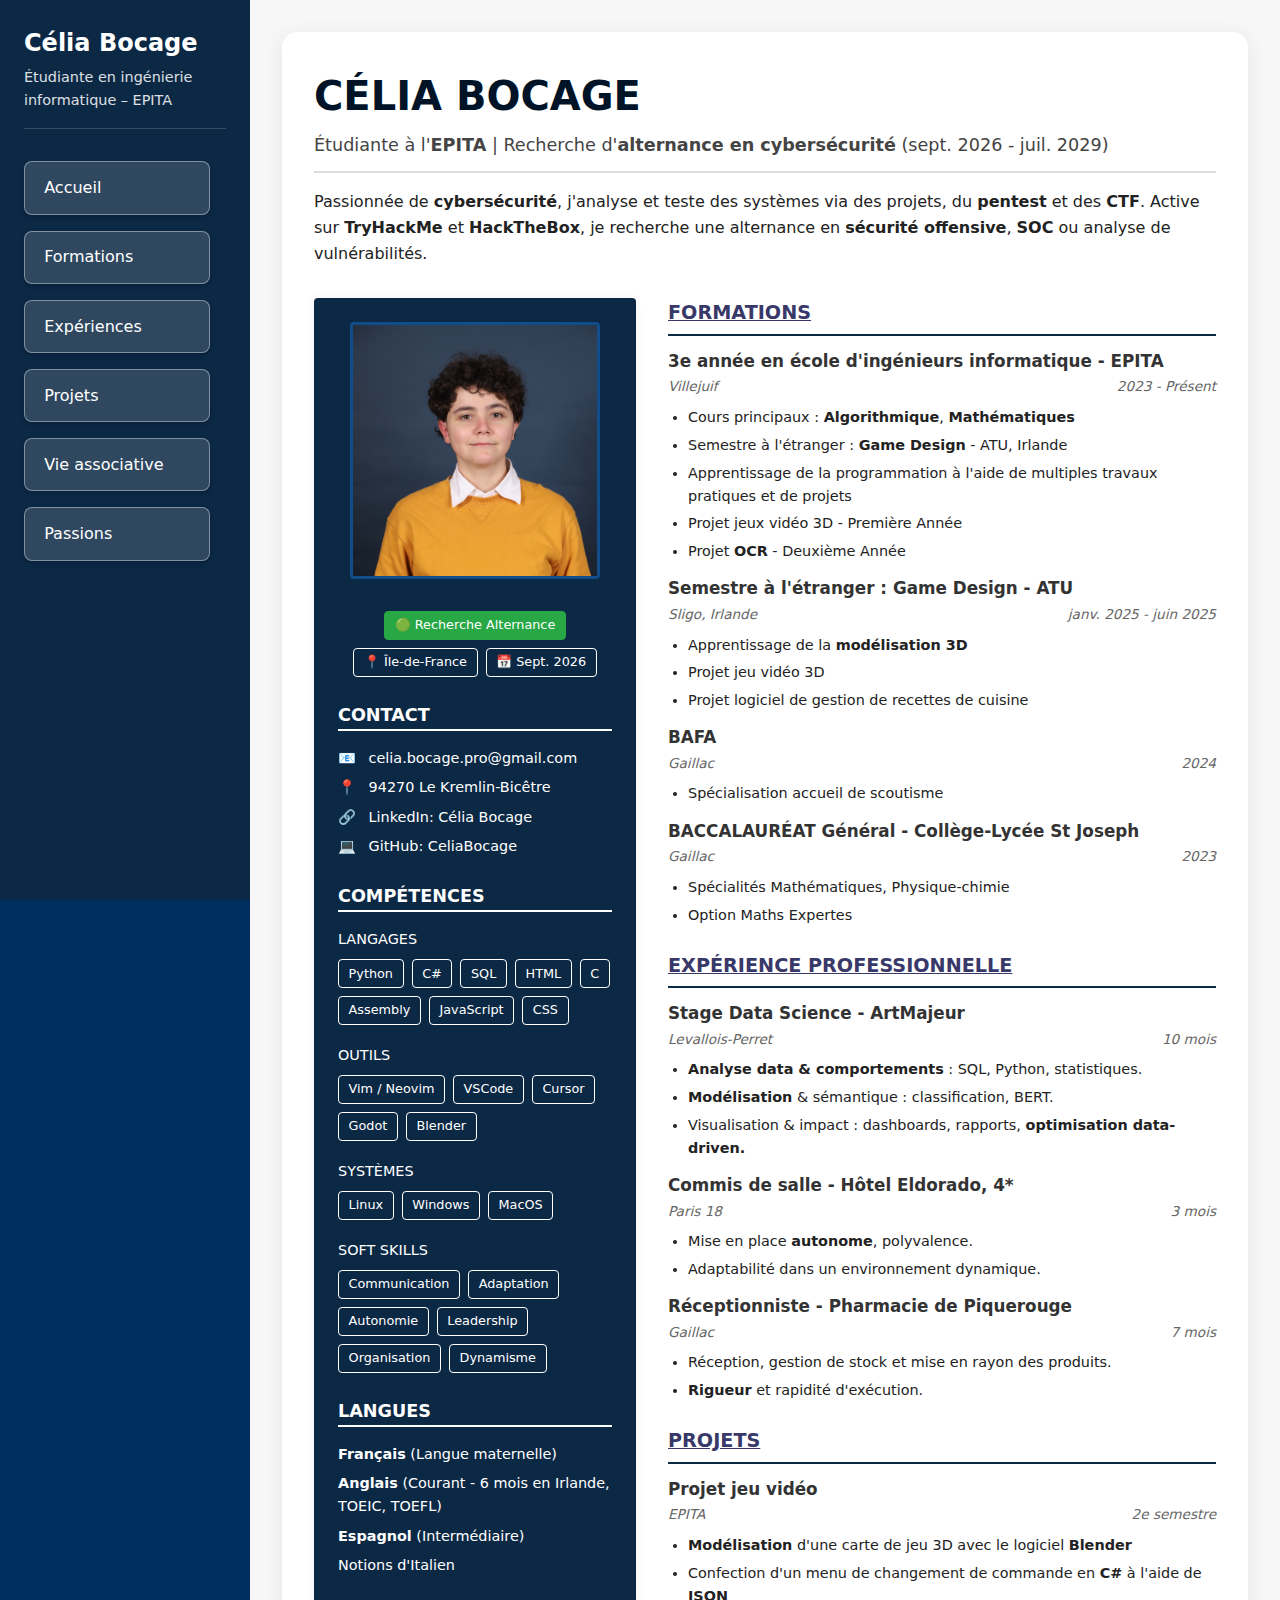
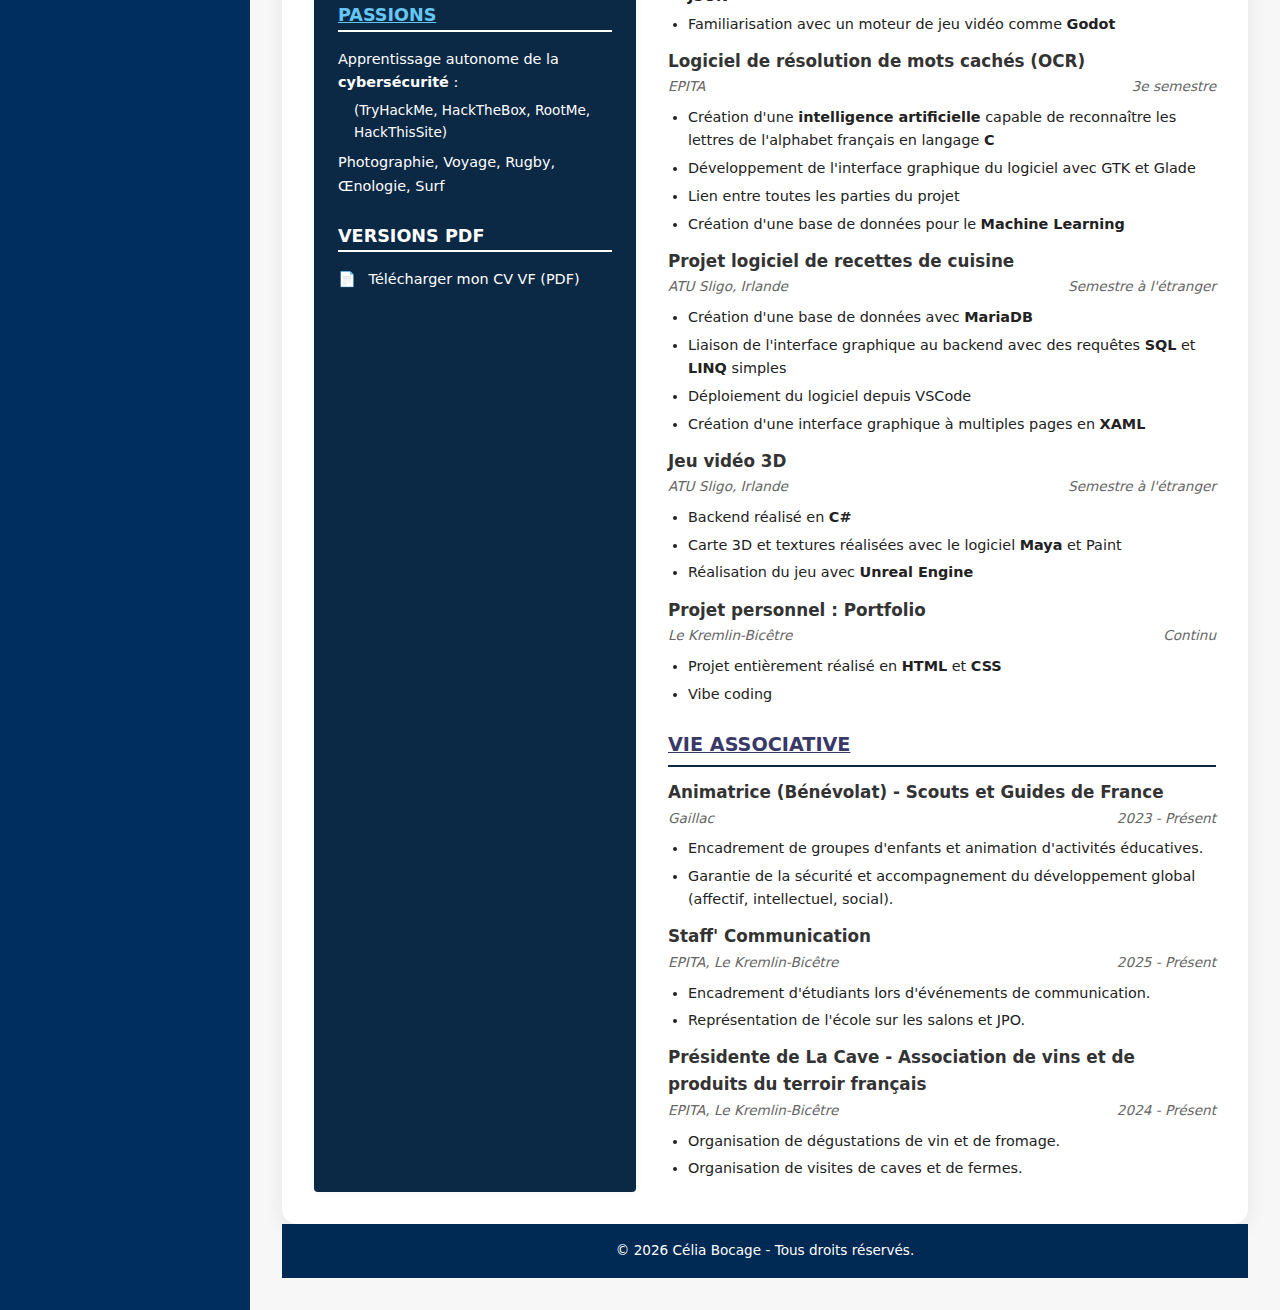
<file: index.html>
<!DOCTYPE html>
<html lang="fr">
<head>
    <meta charset="UTF-8">
    <meta name="viewport" content="width=device-width, initial-scale=1.0">
    <title>Célia Bocage – Accueil</title>
    <link rel="stylesheet" href="assets/css/style.css">
</head>
<body>
    <div class="site-wrapper">
<header>
    <div class="logo">Célia Bocage</div>
    <div class="subtitle">Étudiante en ingénierie informatique – EPITA</div>
    
    <button id="menuButton" class="menu-toggle" aria-label="Menu">☰ Menu</button>

    <nav>
        <ul id="menuList">
            <li><a href="index.html">Accueil</a></li>
            <li><a href="navigation/formations.html">Formations</a></li>
            <li><a href="navigation/experiences.html">Expériences</a></li>
            <li><a href="navigation/projets.html">Projets</a></li>
            <li><a href="navigation/vie-associative.html">Vie associative</a></li>
            <li><a href="navigation/passions.html">Passions</a></li>
        </ul>
    </nav>
</header>

        <div class="content-area">
            <main>
                <h1>CÉLIA BOCAGE</h1>
                <p class="tagline cv-title-info">Étudiante à l'<strong>EPITA</strong> | Recherche d'<strong>alternance en cybersécurité</strong> (sept. 2026 - juil. 2029)</p>
                <section style="margin-bottom: 2rem;">
                    <p style="color: #222;">
                        Passionnée de <strong>cybersécurité</strong>, j'analyse et teste des systèmes via des projets, du <strong>pentest</strong> et des <strong>CTF</strong>.
                        Active sur <strong>TryHackMe</strong> et <strong>HackTheBox</strong>, je recherche une alternance en <strong>sécurité offensive</strong>, <strong>SOC</strong> ou analyse de vulnérabilités.
                    </p>
                </section>

                <div class="cv-layout">
                    <div class="cv-sidebar">
                        <div class="cv-photo-container">
                            <img src="assets/Images/Photo_CV.png" class="cv-photo" alt="Photo de Célia Bocage">
                        </div>
                        
                        <div class="chips-list" style="margin-bottom: 1.5rem;">
                            <div class="chips" style="justify-content: center;">
                                <span class="chip" style="background-color: #28a745; color: white; border-color: #28a745;">🟢 Recherche Alternance</span>
                                <span class="chip" style="border-color: white; color: white;">📍 Île-de-France</span>
                                <span class="chip" style="border-color: white; color: white;">📅 Sept. 2026</span>
                            </div>
                        </div>

                        <h2>CONTACT</h2>
                        <ul class="contact-block">
                            <li><span class="contact-icon">📧</span> <a href="mailto:celia.bocage.pro@gmail.com">celia.bocage.pro@gmail.com</a></li>
                            <li><span class="contact-icon">📍</span> 94270 Le Kremlin-Bicêtre</li>
                            <li><span class="contact-icon">🔗</span> <a href="https://www.linkedin.com/in/célia-bocage-549b082ab" target="_blank">LinkedIn: Célia Bocage</a></li>
                            <li><span class="contact-icon">💻</span> <a href="https://github.com/CeliaBocage" target="_blank">GitHub: CeliaBocage</a></li>
                        </ul>

                        <h2>COMPÉTENCES</h2>
                        <div class="chips-list">
                            <h4>LANGAGES</h4>
                            <div class="chips">
                                <span class="chip">Python</span> <span class="chip">C#</span> <span class="chip">SQL</span>
                                <span class="chip">HTML</span> <span class="chip">C</span> <span class="chip">Assembly</span>
                                <span class="chip">JavaScript</span> <span class="chip">CSS</span>
                            </div>
                        </div>
                        <div class="chips-list">
                            <h4>OUTILS</h4>
                            <div class="chips">
                                <span class="chip">Vim / Neovim</span> <span class="chip">VSCode</span> <span class="chip">Cursor</span>
                                <span class="chip">Godot</span> <span class="chip">Blender</span>
                            </div>
                        </div>
                        <div class="chips-list">
                            <h4>SYSTÈMES</h4>
                            <div class="chips">
                                <span class="chip">Linux</span> <span class="chip">Windows</span> <span class="chip">MacOS</span>
                            </div>
                        </div>
                        <div class="chips-list">
                            <h4>SOFT SKILLS</h4>
                            <div class="chips">
                                <span class="chip">Communication</span> <span class="chip">Adaptation</span> <span class="chip">Autonomie</span>
                                <span class="chip">Leadership</span> <span class="chip">Organisation</span> <span class="chip">Dynamisme</span>
                            </div>
                        </div>

                        <h2>LANGUES</h2>
                        <ul class="cv-list contact-block">
                            <li><strong>Français</strong> (Langue maternelle)</li>
                            <li><strong>Anglais</strong> (Courant - 6 mois en Irlande, TOEIC, TOEFL)</li>
                            <li><strong>Espagnol</strong> (Intermédiaire)</li>
                            <li>Notions d'Italien</li>
                        </ul>

                        <h2><a href="navigation/passions.html" style="color: #66c7f4;">PASSIONS</a></h2>
                        <ul class="cv-list contact-block">
                            <li>Apprentissage autonome de la <strong>cybersécurité</strong> :</li>
                            <li style="margin-left: 1rem; list-style: none; font-size: 0.85rem;">(TryHackMe, HackTheBox, RootMe, HackThisSite)</li>
                            <li style="margin-top: 0.5rem;">Photographie, Voyage, Rugby, Œnologie, Surf</li>
                        </ul>

                        <h2>VERSIONS PDF</h2>
                        <ul class="contact-block">
                            <li><span class="contact-icon">📄</span> <a href="assets/Docs/CV Celia BOCAGE.pdf" download="CV_Celia_Bocage">Télécharger mon CV VF (PDF)</a></li>
                        </ul>
                    </div>

                    <div class="cv-main-content">
                        <h2><a href="navigation/formations.html" style="color: rgb(57, 57, 105);">FORMATIONS</a></h2>
                        <section class="cv-item">
                            <h3>3e année en école d'ingénieurs <strong>informatique</strong> - EPITA</h3>
                            <div class="item-details">
                                <span class="location">Villejuif</span>
                                <span class="date">2023 - Présent</span>
                            </div>
                            <ul>
                                <li>Cours principaux : <strong>Algorithmique</strong>, <strong>Mathématiques</strong></li>
                                <li>Semestre à l'étranger : <strong>Game Design</strong> - ATU, Irlande</li>
                                <li>Apprentissage de la programmation à l'aide de multiples travaux pratiques et de projets</li>
                                <li>Projet jeux vidéo 3D - Première Année</li>
                                <li>Projet <strong>OCR</strong> - Deuxième Année</li>
                            </ul>
                        </section>
                        <section class="cv-item">
                            <h3>Semestre à l'étranger : <strong>Game Design</strong> - ATU</h3>
                            <div class="item-details">
                                <span class="location">Sligo, Irlande</span>
                                <span class="date">janv. 2025 - juin 2025</span>
                            </div>
                            <ul>
                                <li>Apprentissage de la <strong>modélisation 3D</strong></li>
                                <li>Projet jeu vidéo 3D</li>
                                <li>Projet logiciel de gestion de recettes de cuisine</li>
                            </ul>
                        </section>
                        <section class="cv-item">
                            <h3>BAFA</h3>
                            <div class="item-details">
                                <span class="location">Gaillac</span>
                                <span class="date">2024</span>
                            </div>
                            <ul>
                                <li>Spécialisation accueil de scoutisme</li>
                            </ul>
                        </section>
                        <section class="cv-item">
                            <h3>BACCALAURÉAT Général - Collège-Lycée St Joseph</h3>
                            <div class="item-details">
                                <span class="location">Gaillac</span>
                                <span class="date">2023</span>
                            </div>
                            <ul>
                                <li>Spécialités Mathématiques, Physique-chimie</li>
                                <li>Option Maths Expertes</li>
                            </ul>
                        </section>

                                                <h2><a href="navigation/experiences.html" style="color: rgb(57, 57, 105);">EXPÉRIENCE PROFESSIONNELLE</a></h2>
                        <section class="cv-item">
                            <h3>Stage Data Science - ArtMajeur</h3>
                            <div class="item-details">
                                <span class="location">Levallois-Perret</span>
                                <span class="date">10 mois</span>
                            </div>
                            <ul>
                                <li><strong>Analyse data & comportements</strong> : SQL, Python, statistiques.</li>
                                <li><strong>Modélisation</strong> & sémantique : classification, BERT.</li>
                                <li>Visualisation & impact : dashboards, rapports, <strong>optimisation data-driven.</strong></li>
                            </ul>
                        </section>
                        <section class="cv-item">
                            <h3>Commis de salle - Hôtel Eldorado, 4*</h3>
                            <div class="item-details">
                                <span class="location">Paris 18</span>
                                <span class="date">3 mois</span>
                            </div>
                            <ul>
                                <li>Mise en place <strong>autonome</strong>, polyvalence.</li>
                                <li>Adaptabilité dans un environnement dynamique.</li>
                            </ul>
                        </section>
                        <section class="cv-item">
                            <h3>Réceptionniste - Pharmacie de Piquerouge</h3>
                            <div class="item-details">
                                <span class="location">Gaillac</span>
                                <span class="date">7 mois</span>
                            </div>
                            <ul>
                                <li>Réception, gestion de stock et mise en rayon des produits.</li>
                                <li><strong>Rigueur</strong> et rapidité d'exécution.</li>
                            </ul>
                        </section>

                        <h2><a href="navigation/projets.html" style="color: rgb(57, 57, 105);">PROJETS</a></h2>
                        <section class="cv-item">
                            <h3>Projet jeu vidéo</h3>
                            <div class="item-details">
                                <span class="location">EPITA</span>
                                <span class="date">2e semestre</span>
                            </div>
                            <ul>
                                <li><strong>Modélisation</strong> d'une carte de jeu 3D avec le logiciel <strong>Blender</strong></li>
                                <li>Confection d'un menu de changement de commande en <strong>C#</strong> à l'aide de <strong>JSON</strong></li>
                                <li>Familiarisation avec un moteur de jeu vidéo comme <strong>Godot</strong></li>
                            </ul>
                        </section>
                        <section class="cv-item">
                            <h3>Logiciel de résolution de mots cachés (OCR)</h3>
                            <div class="item-details">
                                <span class="location">EPITA</span>
                                <span class="date">3e semestre</span>
                            </div>
                            <ul>
                                <li>Création d'une <strong>intelligence artificielle</strong> capable de reconnaître les lettres de l'alphabet français en langage <strong>C</strong></li>
                                <li>Développement de l'interface graphique du logiciel avec GTK et Glade</li>
                                <li>Lien entre toutes les parties du projet</li>
                                <li>Création d'une base de données pour le <strong>Machine Learning</strong></li>
                            </ul>
                        </section>
                        <section class="cv-item">
                            <h3>Projet logiciel de recettes de cuisine</h3>
                            <div class="item-details">
                                <span class="location">ATU Sligo, Irlande</span>
                                <span class="date">Semestre à l'étranger</span>
                            </div>
                            <ul>
                                <li>Création d'une base de données avec <strong>MariaDB</strong></li>
                                <li>Liaison de l'interface graphique au backend avec des requêtes <strong>SQL</strong> et <strong>LINQ</strong> simples</li>
                                <li>Déploiement du logiciel depuis VSCode</li>
                                <li>Création d'une interface graphique à multiples pages en <strong>XAML</strong></li>
                            </ul>
                        </section>
                        <section class="cv-item">
                            <h3>Jeu vidéo 3D</h3>
                            <div class="item-details">
                                <span class="location">ATU Sligo, Irlande</span>
                                <span class="date">Semestre à l'étranger</span>
                            </div>
                            <ul>
                                <li>Backend réalisé en <strong>C#</strong></li>
                                <li>Carte 3D et textures réalisées avec le logiciel <strong>Maya</strong> et Paint</li>
                                <li>Réalisation du jeu avec <strong>Unreal Engine</strong></li>
                            </ul>
                        </section>
                        <section class="cv-item">
                            <h3>Projet personnel : Portfolio</h3>
                            <div class="item-details">
                                <span class="location">Le Kremlin-Bicêtre</span>
                                <span class="date">Continu</span>
                            </div>
                            <ul>
                                <li>Projet entièrement réalisé en <strong>HTML</strong> et <strong>CSS</strong></li>
                                <li>Vibe coding</li>
                            </ul>
                        </section>
                        
                        <h2><a href="navigation/vie-associative.html" style="color: rgb(57, 57, 105);">VIE ASSOCIATIVE</a></h2>
                        <section class="cv-item">
                            <h3>Animatrice (Bénévolat) - Scouts et Guides de France</h3>
                            <div class="item-details">
                                <span class="location">Gaillac</span>
                                <span class="date">2023 - Présent</span>
                            </div>
                            <ul>
                                <li>Encadrement de groupes d'enfants et animation d'activités éducatives.</li>
                                <li>Garantie de la sécurité et accompagnement du développement global (affectif, intellectuel, social).</li>
                            </ul>
                        </section>
                        <section class="cv-item">
                            <h3>Staff' Communication</h3>
                            <div class="item-details">
                                <span class="location">EPITA, Le Kremlin-Bicêtre</span>
                                <span class="date">2025 - Présent</span>
                            </div>
                            <ul>
                                <li>Encadrement d'étudiants lors d'événements de communication.</li>
                                <li>Représentation de l'école sur les salons et JPO.</li>
                            </ul>
                        </section>
                        <section class="cv-item">
                            <h3>Présidente de La Cave - Association de vins et de produits du terroir français</h3>
                            <div class="item-details">
                                <span class="location">EPITA, Le Kremlin-Bicêtre</span>
                                <span class="date">2024 - Présent</span>
                            </div>
                            <ul>
                                <li>Organisation de dégustations de vin et de fromage.</li>
                                <li>Organisation de visites de caves et de fermes.</li>
                            </ul>
                        </section>
                    </div>
                </div>
            </main>

            <footer>
                <p>&copy; <span id="year"></span> Célia Bocage - Tous droits réservés.</p>
            </footer>
        </div>
    </div>
<script src="assets/js/main.js"></script>
</body>
</html>
</file>
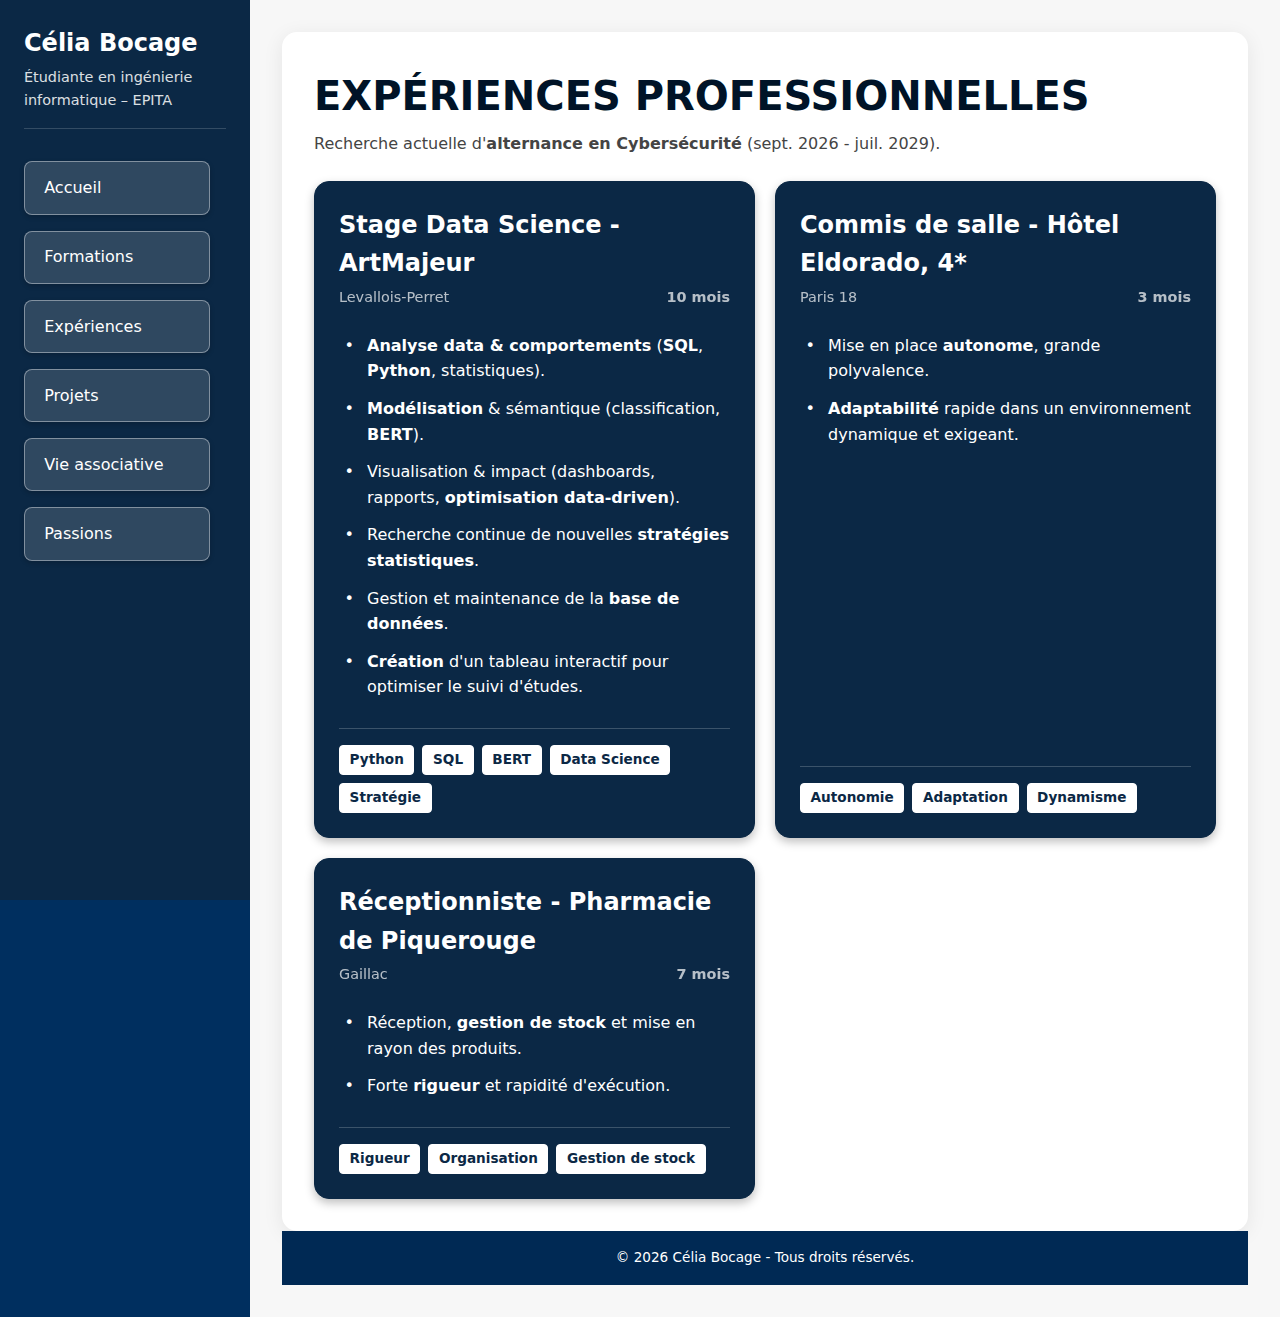
<file: navigation/experiences.html>
<!DOCTYPE html>
<html lang="fr">
<head>
  <meta charset="UTF-8">
  <meta name="viewport" content="width=device-width, initial-scale=1.0">
  <title>Célia Bocage – Expériences</title>
  <link rel="stylesheet" href="../assets/css/style.css">
</head>
<body>
<div class="site-wrapper">
<header>
    <div class="logo">Célia Bocage</div>
    <div class="subtitle">Étudiante en ingénierie informatique – EPITA</div>
    
    <button id="menuButton" class="menu-toggle" aria-label="Menu">☰ Menu</button>

    <nav>
        <ul id="menuList">
            <li><a href="../index.html">Accueil</a></li>
            <li><a href="formations.html">Formations</a></li>
            <li><a href="experiences.html">Expériences</a></li>
            <li><a href="projets.html">Projets</a></li>
            <li><a href="vie-associative.html">Vie associative</a></li>
            <li><a href="passions.html">Passions</a></li>
        </ul>
    </nav>
</header>
  <div class="content-area">
    <main>
      <h1>Expériences Professionnelles</h1>

      <div class="page-intro-details">
        <p class="intro-summary">Recherche actuelle d'<strong>alternance en Cybersécurité</strong> (sept. 2026 - juil. 2029).</p>
      </div>

      <div class="experience-grid" id="experiences">
        
        <section class="experience-card">
            <div class="card-header">
                <h2 class="card-title">Stage Data Science - ArtMajeur</h2>
                <div class="card-details-wrapper">
                    <span class="location">Levallois-Perret</span>
                    <span class="date">10 mois</span>
                </div>
            </div>
            
            <div class="card-content">
                <ul class="card-description">
                    <li><strong>Analyse data & comportements</strong> (<strong>SQL</strong>, <strong>Python</strong>, statistiques).</li>
                    <li><strong>Modélisation</strong> & sémantique (classification, <strong>BERT</strong>).</li>
                    <li>Visualisation & impact (dashboards, rapports, <strong>optimisation data-driven</strong>).</li>
                    <li>Recherche continue de nouvelles <strong>stratégies statistiques</strong>.</li>
                    <li>Gestion et maintenance de la <strong>base de données</strong>.</li>
                    <li><strong>Création</strong> d'un tableau interactif pour optimiser le suivi d'études.</li>
                </ul>
            </div>

            <div class="chips-footer">
                <span class="chip">Python</span>
                <span class="chip">SQL</span>
                <span class="chip">BERT</span>
                <span class="chip">Data Science</span>
                <span class="chip">Stratégie</span>
            </div>
        </section>

        <section class="experience-card">
            <div class="card-header">
                <h2 class="card-title">Commis de salle - Hôtel Eldorado, 4*</h2>
                <div class="card-details-wrapper">
                    <span class="location">Paris 18</span>
                    <span class="date">3 mois</span>
                </div>
            </div>
            
            <div class="card-content">
                <ul class="card-description">
                    <li>Mise en place <strong>autonome</strong>, grande polyvalence.</li>
                    <li><strong>Adaptabilité</strong> rapide dans un environnement dynamique et exigeant.</li>
                </ul>
            </div>
            <div class="chips-footer">
                <span class="chip">Autonomie</span>
                <span class="chip">Adaptation</span>
                <span class="chip">Dynamisme</span>
            </div>
        </section>

        <section class="experience-card">
            <div class="card-header">
                <h2 class="card-title">Réceptionniste - Pharmacie de Piquerouge</h2>
                <div class="card-details-wrapper">
                    <span class="location">Gaillac</span>
                    <span class="date">7 mois</span>
                </div>
            </div>
            
            <div class="card-content">
                <ul class="card-description">
                    <li>Réception, <strong>gestion de stock</strong> et mise en rayon des produits.</li>
                    <li>Forte <strong>rigueur</strong> et rapidité d'exécution.</li>
                </ul>
            </div>
            <div class="chips-footer">
                <span class="chip">Rigueur</span>
                <span class="chip">Organisation</span>
                <span class="chip">Gestion de stock</span>
            </div>
        </section>

      </div>
    </main>

    <footer>
      <p>&copy; <span id="year"></span> Célia Bocage - Tous droits réservés.</p>
    </footer>
  </div> 
  </div>

<script src="../assets/js/main.js"></script>
</body>
</html>
</file>
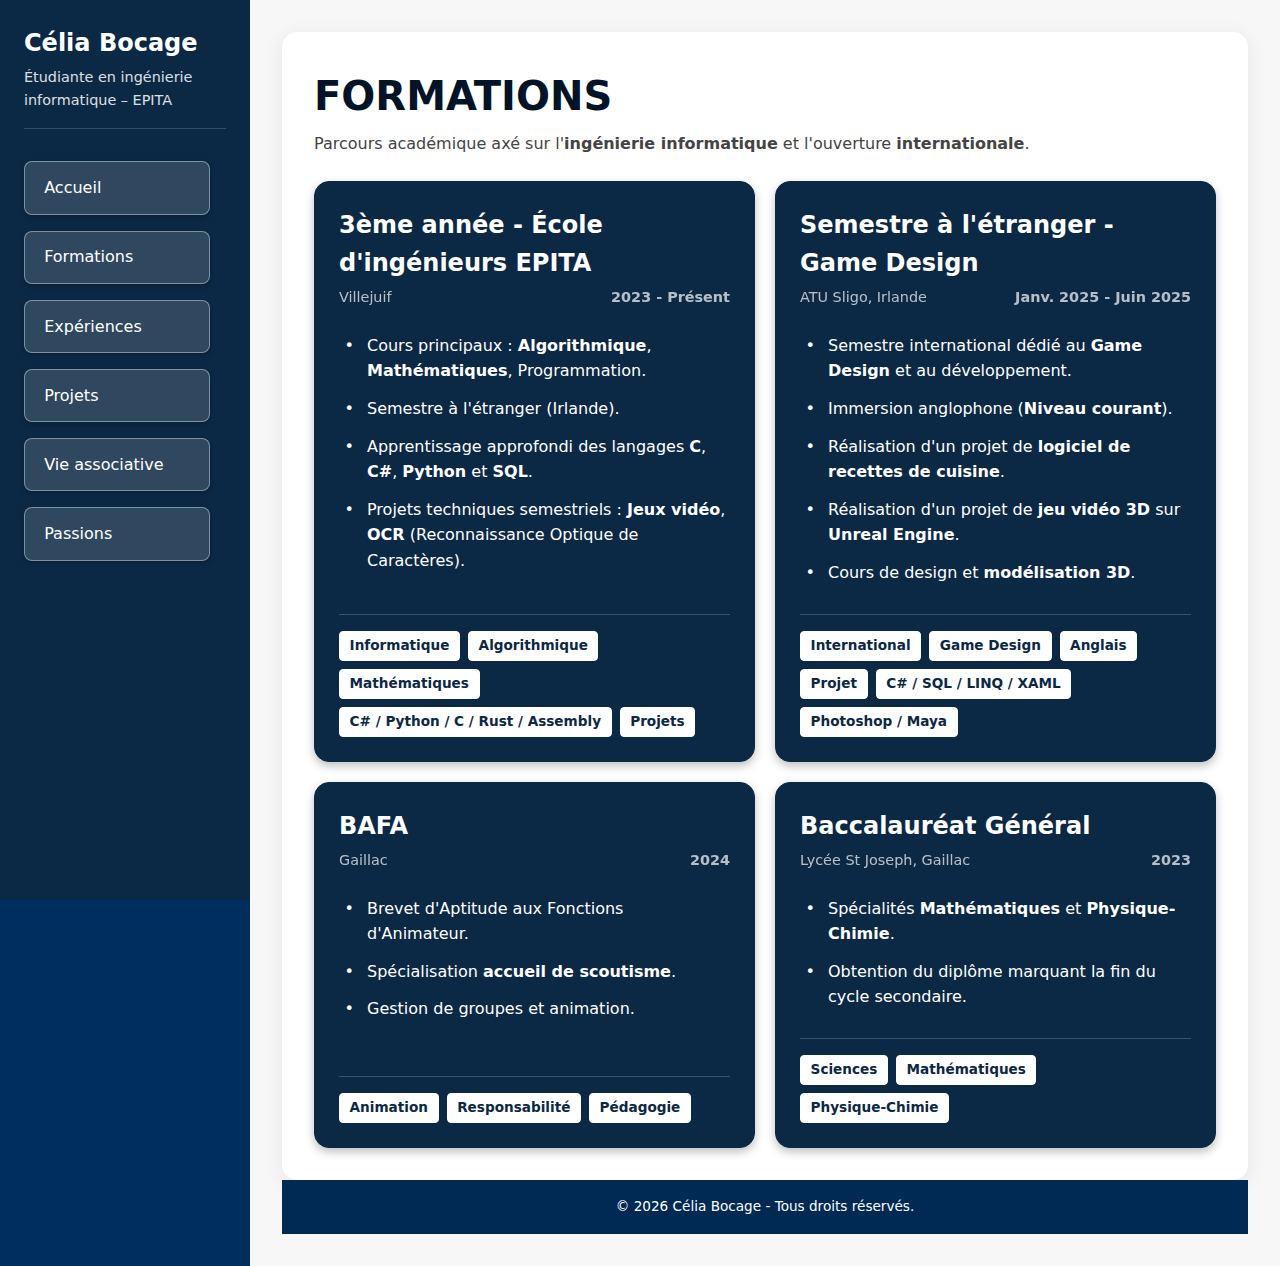
<file: navigation/formations.html>
<!DOCTYPE html>
<html lang="fr">
<head>
  <meta charset="UTF-8">
  <meta name="viewport" content="width=device-width, initial-scale=1.0">
  <title>Célia Bocage – Formations</title>
  <link rel="stylesheet" href="../assets/css/style.css">
</head>
<body>
<div class="site-wrapper">
<header>
    <div class="logo">Célia Bocage</div>
    <div class="subtitle">Étudiante en ingénierie informatique – EPITA</div>
    
    <button id="menuButton" class="menu-toggle" aria-label="Menu">☰ Menu</button>

    <nav>
        <ul id="menuList">
            <li><a href="../index.html">Accueil</a></li>
            <li><a href="formations.html">Formations</a></li>
            <li><a href="experiences.html">Expériences</a></li>
            <li><a href="projets.html">Projets</a></li>
            <li><a href="vie-associative.html">Vie associative</a></li>
            <li><a href="passions.html">Passions</a></li>
        </ul>
    </nav>
</header>

  <div class="content-area">
    <main>
      <h1>Formations</h1>

      <div class="page-intro-details">
        <p class="intro-summary">Parcours académique axé sur l'<strong>ingénierie informatique</strong> et l'ouverture <strong>internationale</strong>.</p>
      </div>

      <div class="experience-grid" id="formations">
        
        <section class="experience-card">
            <div class="card-header">
                <h2 class="card-title">3ème année - École d'ingénieurs EPITA</h2>
                <div class="card-details-wrapper">
                    <span class="location">Villejuif</span>
                    <span class="date">2023 - Présent</span>
                </div>
            </div>
            
            <div class="card-content">
                <ul class="card-description">
                    <li>Cours principaux : <strong>Algorithmique</strong>, <strong>Mathématiques</strong>, Programmation.</li>
                    <li>Semestre à l'étranger (Irlande).</li>
                    <li>Apprentissage approfondi des langages <strong>C</strong>, <strong>C#</strong>, <strong>Python</strong> et <strong>SQL</strong>.</li>
                    <li>Projets techniques semestriels : <strong>Jeux vidéo</strong>, <strong>OCR</strong> (Reconnaissance Optique de Caractères).</li>
                </ul>
            </div>

            <div class="chips-footer">
                <span class="chip">Informatique</span>
                <span class="chip">Algorithmique</span>
                <span class="chip">Mathématiques</span>
                <span class="chip">C# / Python / C / Rust / Assembly</span>
                <span class="chip">Projets</span>
            </div>
        </section>

        <section class="experience-card">
            <div class="card-header">
                <h2 class="card-title">Semestre à l'étranger - Game Design</h2>
                <div class="card-details-wrapper">
                    <span class="location">ATU Sligo, Irlande</span>
                    <span class="date">Janv. 2025 - Juin 2025</span>
                </div>
            </div>      
            <div class="card-content">
                <ul class="card-description">
                    <li>Semestre international dédié au <strong>Game Design</strong> et au développement.</li>
                    <li>Immersion anglophone (<strong>Niveau courant</strong>).</li>
                    <li>Réalisation d'un projet de <strong>logiciel de recettes de cuisine</strong>.</li>
                    <li>Réalisation d'un projet de <strong>jeu vidéo 3D</strong> sur <strong>Unreal Engine</strong>.</li>
                    <li>Cours de design et <strong>modélisation 3D</strong>.</li>
                </ul>
            </div>
            <div class="chips-footer">
                <span class="chip">International</span>
                <span class="chip">Game Design</span>
                <span class="chip">Anglais</span>
                <span class="chip">Projet</span>
                <span class="chip">C# / SQL / LINQ / XAML</span>
                <span class="chip">Photoshop / Maya</span>
            </div>
        </section>

        <section class="experience-card">
            <div class="card-header">
                <h2 class="card-title">BAFA</h2>
                <div class="card-details-wrapper">
                    <span class="location">Gaillac</span>
                    <span class="date">2024</span>
                </div>
            </div>
            
            <div class="card-content">
                <ul class="card-description">
                    <li>Brevet d'Aptitude aux Fonctions d'Animateur.</li>
                    <li>Spécialisation <strong>accueil de scoutisme</strong>.</li>
                    <li>Gestion de groupes et animation.</li>
                </ul>
            </div>
            <div class="chips-footer">
                <span class="chip">Animation</span>
                <span class="chip">Responsabilité</span>
                <span class="chip">Pédagogie</span>
            </div>
        </section>

        <section class="experience-card">
            <div class="card-header">
                <h2 class="card-title">Baccalauréat Général</h2>
                <div class="card-details-wrapper">
                    <span class="location">Lycée St Joseph, Gaillac</span>
                    <span class="date">2023</span>
                </div>
            </div>
            
            <div class="card-content">
                <ul class="card-description">
                    <li>Spécialités <strong>Mathématiques</strong> et <strong>Physique-Chimie</strong>.</li>
                    <li>Obtention du diplôme marquant la fin du cycle secondaire.</li>
                </ul>
            </div>
            <div class="chips-footer">
                <span class="chip">Sciences</span>
                <span class="chip">Mathématiques</span>
                <span class="chip">Physique-Chimie</span>
            </div>
        </section>

      </div>
    </main>

    <footer>
      <p>&copy; <span id="year"></span> Célia Bocage - Tous droits réservés.</p>
    </footer>
  </div>
</div>

<script src="../assets/js/main.js"></script>
</body>
</html>
</file>
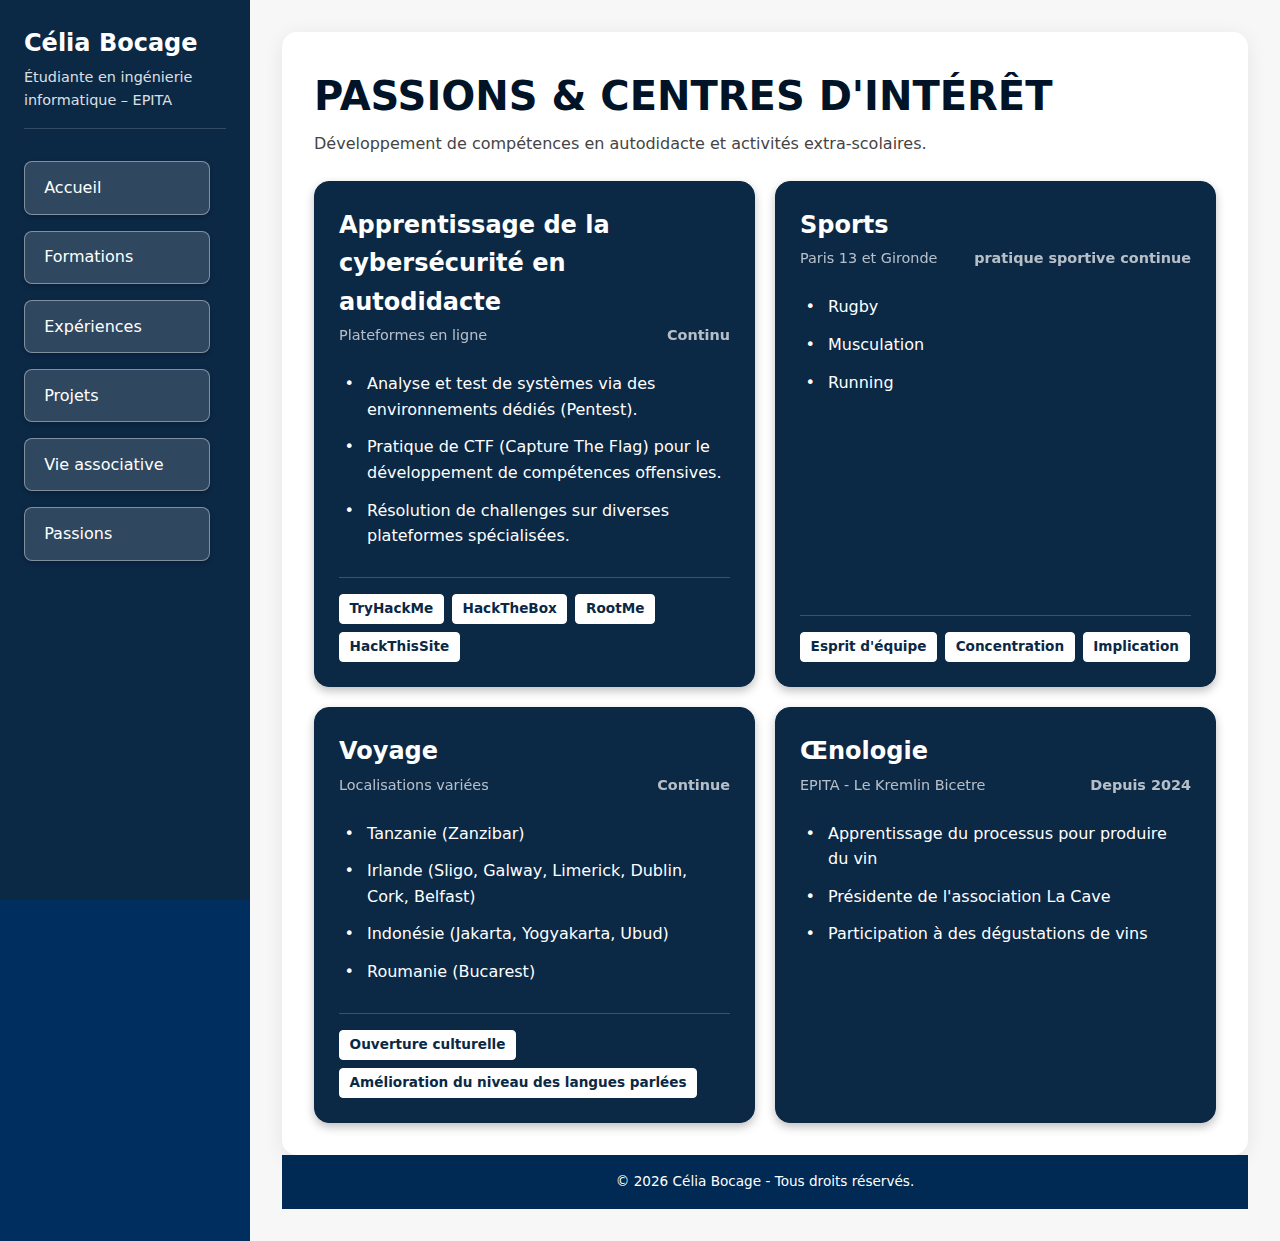
<file: navigation/passions.html>
<!DOCTYPE html>
<html lang="fr">
<head>
  <meta charset="UTF-8">
  <meta name="viewport" content="width=device-width, initial-scale=1.0">
  <title>Célia Bocage – Passions</title>
  <link rel="stylesheet" href="../assets/css/style.css">
</head>
<body>
<div class="site-wrapper">
<header>
    <div class="logo">Célia Bocage</div>
    <div class="subtitle">Étudiante en ingénierie informatique – EPITA</div>
    
    <button id="menuButton" class="menu-toggle" aria-label="Menu">☰ Menu</button>

    <nav>
        <ul id="menuList">
            <li><a href="../index.html">Accueil</a></li>
            <li><a href="formations.html">Formations</a></li>
            <li><a href="experiences.html">Expériences</a></li>
            <li><a href="projets.html">Projets</a></li>
            <li><a href="vie-associative.html">Vie associative</a></li>
            <li><a href="passions.html">Passions</a></li>
        </ul>
    </nav>
</header>

  <div class="content-area">
    <main>
      <h1>Passions & Centres d'intérêt</h1>

      <div class="page-intro-details">
        <p class="intro-summary">Développement de compétences en autodidacte et activités extra-scolaires.</p>
      </div>

      <div class="experience-grid" id="passions">
        
        <section class="experience-card">
            <div class="card-header">
                <h2 class="card-title">Apprentissage de la cybersécurité en autodidacte</h2>
                <div class="card-details-wrapper">
                    <span class="location">Plateformes en ligne</span>
                    <span class="date">Continu</span>
                </div>
            </div>
            
            <div class="card-content">
                <ul class="card-description">
                    <li>Analyse et test de systèmes via des environnements dédiés (Pentest).</li>
                    <li>Pratique de CTF (Capture The Flag) pour le développement de compétences offensives.</li>
                    <li>Résolution de challenges sur diverses plateformes spécialisées.</li>
                </ul>
            </div>

            <div class="chips-footer">
                <span class="chip">TryHackMe</span>
                <span class="chip">HackTheBox</span>
                <span class="chip">RootMe</span>
                <span class="chip">HackThisSite</span>
            </div>
        </section>

        <section class="experience-card">
            <div class="card-header">
                <h2 class="card-title">Sports</h2>
                <div class="card-details-wrapper">
                    <span class="location">Paris 13 et Gironde</span>
                    <span class="date">pratique sportive continue</span>
                </div>
            </div>
            <div class="card-content">
                <ul class="card-description">
                    <li>Rugby</li>
                    <li>Musculation</li>
                    <li>Running</li>
                </ul>
            </div>
            <div class="chips-footer">
                <span class="chip">Esprit d'équipe</span>
                <span class="chip">Concentration</span>
                <span class="chip">Implication</span>
            </div>
        </section>

        <section class="experience-card">
            <div class="card-header">
                <h2 class="card-title">Voyage</h2>
                <div class="card-details-wrapper">
                    <span class="location">Localisations variées</span>
                    <span class="date">Continue</span>
                </div>
            </div>
            <div class="card-content">
                <ul class="card-description">
                    <li>Tanzanie (Zanzibar)</li>
                    <li>Irlande (Sligo, Galway, Limerick, Dublin, Cork, Belfast)</li>
                    <li>Indonésie (Jakarta, Yogyakarta, Ubud)</li>
                    <li>Roumanie (Bucarest)</li>
                </ul>
            </div>
            <div class="chips-footer">
                <span class="chip">Ouverture culturelle</span>
                <span class="chip">Amélioration du niveau des langues parlées</span>
            </div>
        </section>

                <section class="experience-card">
            <div class="card-header">
                <h2 class="card-title">Œnologie</h2>
                <div class="card-details-wrapper">
                    <span class="location">EPITA - Le Kremlin Bicetre</span>
                    <span class="date">Depuis 2024</span>
                </div>
            </div>
            <div class="card-content">
                <ul class="card-description">
                    <li>Apprentissage du processus pour produire du vin</li>
                    <li>Présidente de l'association La Cave</li>
                    <li>Participation à des dégustations de vins</li>
                </ul>
            </div>
        </section>

      </div>
    </main>

    <footer>
      <p>&copy; <span id="year"></span> Célia Bocage - Tous droits réservés.</p>
    </footer>
  </div> 
</div>

<script src="../assets/js/main.js"></script>
</body>
</html>
</file>
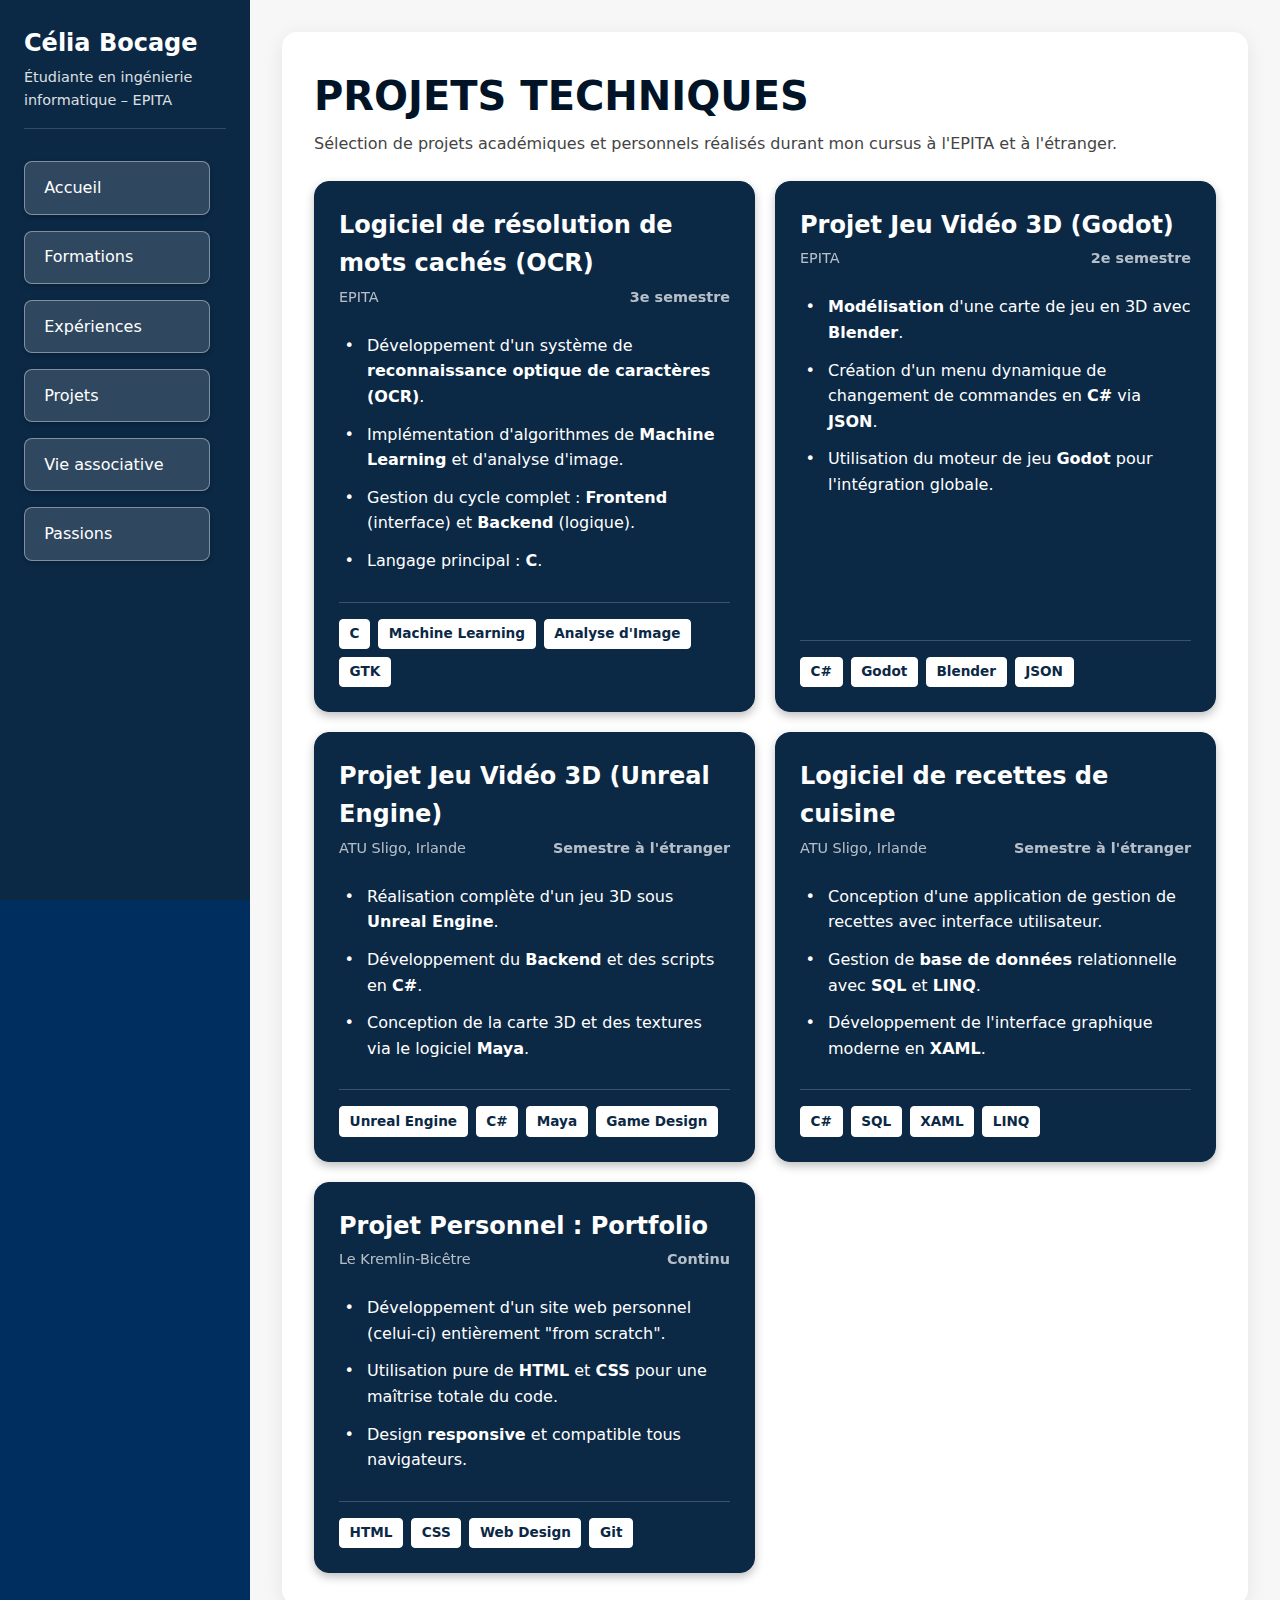
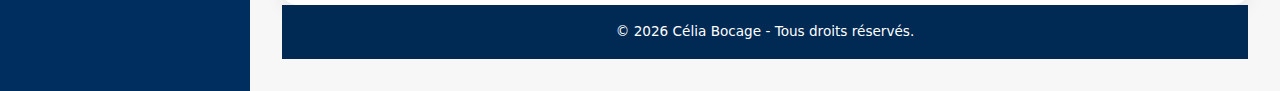
<file: navigation/projets.html>
<!DOCTYPE html>
<html lang="fr">
<head>
  <meta charset="UTF-8">
  <meta name="viewport" content="width=device-width, initial-scale=1.0">
  <title>Célia Bocage – Projets</title>
  <link rel="stylesheet" href="../assets/css/style.css">
</head>
<body>
<div class="site-wrapper">
<header>
    <div class="logo">Célia Bocage</div>
    <div class="subtitle">Étudiante en ingénierie informatique – EPITA</div>
    
    <button id="menuButton" class="menu-toggle" aria-label="Menu">☰ Menu</button>

    <nav>
        <ul id="menuList">
            <li><a href="../index.html">Accueil</a></li>
            <li><a href="formations.html">Formations</a></li>
            <li><a href="experiences.html">Expériences</a></li>
            <li><a href="projets.html">Projets</a></li>
            <li><a href="vie-associative.html">Vie associative</a></li>
            <li><a href="passions.html">Passions</a></li>
        </ul>
    </nav>
</header>

  <div class="content-area">
    <main>
      <h1>Projets Techniques</h1>

      <div class="page-intro-details">
        <p class="intro-summary">Sélection de projets académiques et personnels réalisés durant mon cursus à l'EPITA et à l'étranger.</p>
      </div>

      <div class="experience-grid" id="projets">
        
        <section class="experience-card">
            <div class="card-header">
                <h2 class="card-title">Logiciel de résolution de mots cachés (OCR)</h2>
                <div class="card-details-wrapper">
                    <span class="location">EPITA</span>
                    <span class="date">3e semestre</span>
                </div>
            </div>
            
            <div class="card-content">
                <ul class="card-description">
                    <li>Développement d'un système de <strong>reconnaissance optique de caractères (OCR)</strong>.</li>
                    <li>Implémentation d'algorithmes de <strong>Machine Learning</strong> et d'analyse d'image.</li>
                    <li>Gestion du cycle complet : <strong>Frontend</strong> (interface) et <strong>Backend</strong> (logique).</li>
                    <li>Langage principal : <strong>C</strong>.</li>
                </ul>
            </div>

            <div class="chips-footer">
                <span class="chip">C</span>
                <span class="chip">Machine Learning</span>
                <span class="chip">Analyse d'Image</span>
                <span class="chip">GTK</span>
            </div>
        </section>

        <section class="experience-card">
            <div class="card-header">
                <h2 class="card-title">Projet Jeu Vidéo 3D (Godot)</h2>
                <div class="card-details-wrapper">
                    <span class="location">EPITA</span>
                    <span class="date">2e semestre</span>
                </div>
            </div>
            
            <div class="card-content">
                <ul class="card-description">
                    <li><strong>Modélisation</strong> d'une carte de jeu en 3D avec <strong>Blender</strong>.</li>
                    <li>Création d'un menu dynamique de changement de commandes en <strong>C#</strong> via <strong>JSON</strong>.</li>
                    <li>Utilisation du moteur de jeu <strong>Godot</strong> pour l'intégration globale.</li>
                </ul>
            </div>
            <div class="chips-footer">
                <span class="chip">C#</span>
                <span class="chip">Godot</span>
                <span class="chip">Blender</span>
                <span class="chip">JSON</span>
            </div>
        </section>

        <section class="experience-card">
            <div class="card-header">
                <h2 class="card-title">Projet Jeu Vidéo 3D (Unreal Engine)</h2>
                <div class="card-details-wrapper">
                    <span class="location">ATU Sligo, Irlande</span>
                    <span class="date">Semestre à l'étranger</span>
                </div>
            </div>
            
            <div class="card-content">
                <ul class="card-description">
                    <li>Réalisation complète d'un jeu 3D sous <strong>Unreal Engine</strong>.</li>
                    <li>Développement du <strong>Backend</strong> et des scripts en <strong>C#</strong>.</li>
                    <li>Conception de la carte 3D et des textures via le logiciel <strong>Maya</strong>.</li>
                </ul>
            </div>
            <div class="chips-footer">
                <span class="chip">Unreal Engine</span>
                <span class="chip">C#</span>
                <span class="chip">Maya</span>
                <span class="chip">Game Design</span>
            </div>
        </section>

        <section class="experience-card">
            <div class="card-header">
                <h2 class="card-title">Logiciel de recettes de cuisine</h2>
                <div class="card-details-wrapper">
                    <span class="location">ATU Sligo, Irlande</span>
                    <span class="date">Semestre à l'étranger</span>
                </div>
            </div>
            
            <div class="card-content">
                <ul class="card-description">
                    <li>Conception d'une application de gestion de recettes avec interface utilisateur.</li>
                    <li>Gestion de <strong>base de données</strong> relationnelle avec <strong>SQL</strong> et <strong>LINQ</strong>.</li>
                    <li>Développement de l'interface graphique moderne en <strong>XAML</strong>.</li>
                </ul>
            </div>
            <div class="chips-footer">
                <span class="chip">C#</span>
                <span class="chip">SQL</span>
                <span class="chip">XAML</span>
                <span class="chip">LINQ</span>
            </div>
        </section>

        <section class="experience-card">
            <div class="card-header">
                <h2 class="card-title">Projet Personnel : Portfolio</h2>
                <div class="card-details-wrapper">
                    <span class="location">Le Kremlin-Bicêtre</span>
                    <span class="date">Continu</span>
                </div>
            </div>
            
            <div class="card-content">
                <ul class="card-description">
                    <li>Développement d'un site web personnel (celui-ci) entièrement "from scratch".</li>
                    <li>Utilisation pure de <strong>HTML</strong> et <strong>CSS</strong> pour une maîtrise totale du code.</li>
                    <li>Design <strong>responsive</strong> et compatible tous navigateurs.</li>
                </ul>
            </div>
            <div class="chips-footer">
                <span class="chip">HTML</span>
                <span class="chip">CSS</span>
                <span class="chip">Web Design</span>
                <span class="chip">Git</span>
            </div>
        </section>

      </div>
    </main>

    <footer>
      <p>&copy; <span id="year"></span> Célia Bocage - Tous droits réservés.</p>
    </footer>
  </div>
</div>

<script src="../assets/js/main.js"></script>
</body>
</html>
</file>
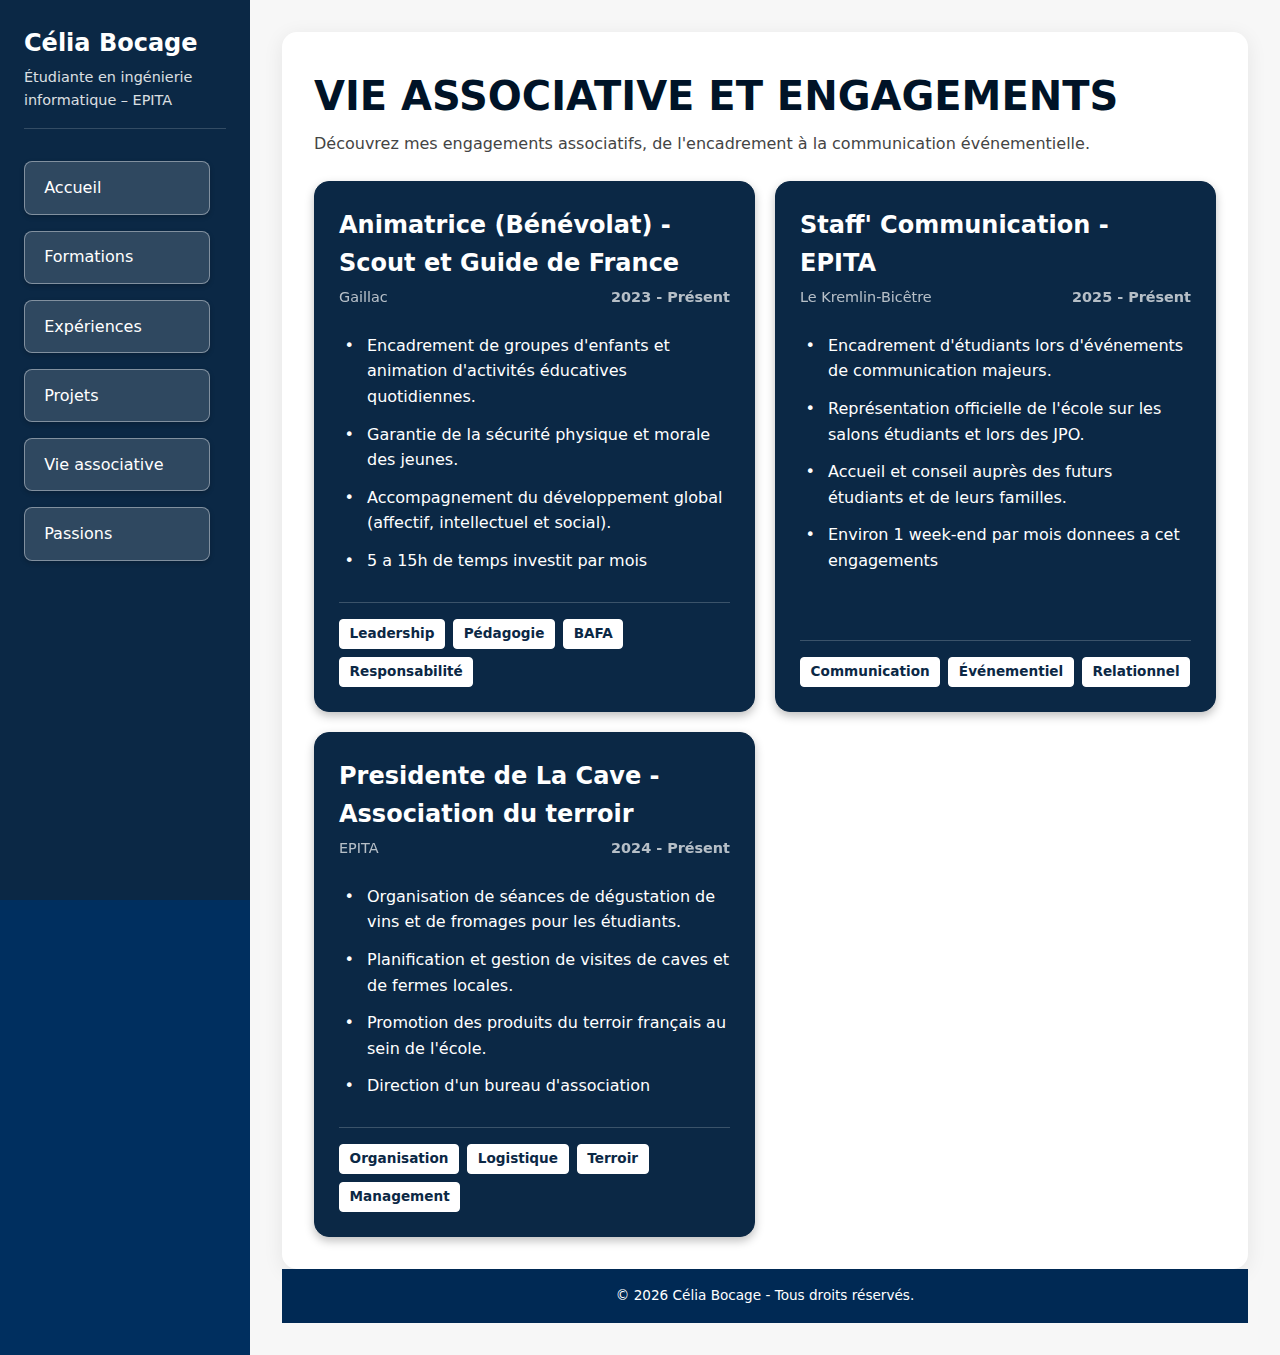
<file: navigation/vie-associative.html>
<!DOCTYPE html>
<html lang="fr">
<head>
  <meta charset="UTF-8">
  <meta name="viewport" content="width=device-width, initial-scale=1.0">
  <title>Célia Bocage – Vie Associative</title>
  <link rel="stylesheet" href="../assets/css/style.css">
</head>
<body>
<div class="site-wrapper">
<header>
    <div class="logo">Célia Bocage</div>
    <div class="subtitle">Étudiante en ingénierie informatique – EPITA</div>
    
    <button id="menuButton" class="menu-toggle" aria-label="Menu">☰ Menu</button>

    <nav>
        <ul id="menuList">
            <li><a href="../index.html">Accueil</a></li>
            <li><a href="formations.html">Formations</a></li>
            <li><a href="experiences.html">Expériences</a></li>
            <li><a href="projets.html">Projets</a></li>
            <li><a href="vie-associative.html">Vie associative</a></li>
            <li><a href="passions.html">Passions</a></li>
        </ul>
    </nav>
</header>
  <div class="content-area">
    <main>
      <h1>Vie Associative et Engagements</h1>

      <div class="page-intro-details">
        <p class="intro-summary">Découvrez mes engagements associatifs, de l'encadrement à la communication événementielle.</p>
      </div>

      <div class="experience-grid" id="associations">
        
        <section class="experience-card">
            <div class="card-header">
                <h2 class="card-title">Animatrice (Bénévolat) - Scout et Guide de France</h2>
                <div class="card-details-wrapper">
                    <span class="location">Gaillac</span>
                    <span class="date">2023 - Présent</span>
                </div>
            </div>
            
            <div class="card-content">
                <ul class="card-description">
                    <li>Encadrement de groupes d'enfants et animation d'activités éducatives quotidiennes.</li>
                    <li>Garantie de la sécurité physique et morale des jeunes.</li>
                    <li>Accompagnement du développement global (affectif, intellectuel et social).</li>
                    <li>5 a 15h de temps investit par mois</li>
                </ul>
            </div>

            <div class="chips-footer">
                <span class="chip">Leadership</span>
                <span class="chip">Pédagogie</span>
                <span class="chip">BAFA</span>
                <span class="chip">Responsabilité</span>
            </div>
        </section>

        <section class="experience-card">
            <div class="card-header">
                <h2 class="card-title">Staff' Communication - EPITA</h2>
                <div class="card-details-wrapper">
                    <span class="location">Le Kremlin-Bicêtre</span>
                    <span class="date">2025 - Présent</span>
                </div>
            </div>
            
            <div class="card-content">
                <ul class="card-description">
                    <li>Encadrement d'étudiants lors d'événements de communication majeurs.</li>
                    <li>Représentation officielle de l'école sur les salons étudiants et lors des JPO.</li>
                    <li>Accueil et conseil auprès des futurs étudiants et de leurs familles.</li>
                    <li>Environ 1 week-end par mois donnees a cet engagements</li>
                </ul>
            </div>
            <div class="chips-footer">
                <span class="chip">Communication</span>
                <span class="chip">Événementiel</span>
                <span class="chip">Relationnel</span>
            </div>
        </section>

        <section class="experience-card">
            <div class="card-header">
                <h2 class="card-title">Presidente de La Cave - Association du terroir</h2>
                <div class="card-details-wrapper">
                    <span class="location">EPITA</span>
                    <span class="date">2024 - Présent</span>
                </div>
            </div>
            
            <div class="card-content">
                <ul class="card-description">
                    <li>Organisation de séances de dégustation de vins et de fromages pour les étudiants.</li>
                    <li>Planification et gestion de visites de caves et de fermes locales.</li>
                    <li>Promotion des produits du terroir français au sein de l'école.</li>
                    <li>Direction d'un bureau d'association</li>
                </ul>
            </div>
            <div class="chips-footer">
                <span class="chip">Organisation</span>
                <span class="chip">Logistique</span>
                <span class="chip">Terroir</span>
                <span class="chip">Management</span>
            </div>
        </section>

      </div>
    </main>

    <footer>
      <p>&copy; <span id="year"></span> Célia Bocage - Tous droits réservés.</p>
    </footer>
  </div> 
</div>

<script src="../assets/js/main.js"></script>
</body>
</html>
</file>
<file: assets/css/style.css>
/* Reset simple */
* {
  margin: 0;
  padding: 0;
  box-sizing: border-box;
}

/* Couleurs de la marque */
:root {
  --color-primary-dark: #0b2845; /* Bleu foncé (Sidebar, Fond des cartes) */
  --color-primary-medium: #0f3257; /* Bleu moyen (Contact Bar) */
  --color-accent-light: #a5d0f3; /* Bleu clair */
  --color-text-dark: #222;
  --color-background-app: #002f5f; /* Bleu très foncé (Body) */
  --sidebar-width: 250px; /* Largeur du menu */
}

body {
  font-family: system-ui, -apple-system, BlinkMacSystemFont, "Segoe UI", sans-serif;
  background: var(--color-background-app);
  color: var(--color-text-dark);
  line-height: 1.6;
}

/* --- Layout général (Sidebar à gauche + Contenu à droite) --- */
.site-wrapper {
  min-height: 100vh;
  display: flex;
  flex-direction: row;
  width: 100%;
}

/* Header devenu Sidebar */
header {
  background: var(--color-primary-dark);
  color: #fff;
  padding: 1.5rem;
  width: var(--sidebar-width);
  flex-shrink: 0;
  height: 100vh;
  position: sticky;
  top: 0;
  overflow-y: auto;
}

header .logo {
  font-weight: 700;
  font-size: 1.5rem;
  margin-bottom: 0.25rem;
}

header .subtitle {
  font-size: 0.9rem;
  opacity: 0.85;
  margin-bottom: 1rem;
  padding-bottom: 1rem;
  border-bottom: 1px solid rgba(255, 255, 255, 0.2);
}

/* --- Navigation --- */
nav {
  margin-top: 2rem;
}

nav ul {
  list-style: none;
  display: flex;
  flex-direction: column;
  gap: 1rem;
  padding-right: 1rem;
}

nav li {
  margin: 0;
  width: 100%;
}

nav a {
  display: flex;
  align-items: center;
  width: 100%;
  padding: 0.8rem 1.2rem;
  background-color: rgba(255, 255, 255, 0.15);
  border: 1px solid rgba(255, 255, 255, 0.4);
  color: #ffffff;
  text-decoration: none;
  font-size: 1rem;
  font-weight: 500;
  border-radius: 8px;
  transition: all 0.3s ease;
  box-shadow: 0 2px 5px rgba(0, 0, 0, 0.2);
}

nav a:hover {
  background-color: #ffffff;
  color: var(--color-primary-dark);
  border-color: #ffffff;
  transform: translateX(5px);
  box-shadow: 0 4px 12px rgba(0, 0, 0, 0.3);
  font-weight: 700;
}

nav a:active {
  transform: scale(0.98);
}

/* --- Zone de Contenu Principal --- */
.content-area {
  flex-grow: 1;
  display: flex;
  flex-direction: column;
  min-width: 0;
  background-color: #f7f7f7;
  padding: 2rem;
}

/* Main (La feuille blanche) */
main {
  flex: 1;
  padding: 2rem;
  max-width: 100%;
  margin: 0 auto;
  width: 100%;
  background: #ffffff;
  box-shadow: 0 4px 20px rgba(0, 0, 0, 0.08);
  border-radius: 15px;
}

main > h1 {
  font-size: 2.5rem;
  text-transform: uppercase;
  margin-bottom: 0.2rem;
  color: #001327;
}

.tagline.cv-title-info {
  font-size: 1.1rem;
  font-style: normal;
  color: #444;
  margin-bottom: 1rem;
  padding-bottom: 0.75rem;
  border-bottom: 2px solid #ddd;
}

/* --- Structure interne du CV --- */
.cv-layout {
  display: flex;
  gap: 2rem;
  margin-top: 1rem;
  align-items: stretch;
  flex-direction: row;
}

.cv-main-content {
  flex: 2;
  min-width: 0;
  color: var(--color-text-dark);
}

.cv-sidebar {
  flex: 1;
  background-color: var(--color-primary-dark);
  color: #fff;
  padding: 1.5rem;
  border-radius: 4px;
  box-shadow: 0 0 10px rgba(0, 0, 0, 0.05);
}

/* Titres H2 internes */
.cv-main-content h2 {
  font-size: 1.2rem;
  color: var(--color-primary-dark);
  text-transform: uppercase;
  font-weight: bold;
  border-bottom: 2px solid var(--color-primary-dark);
  padding-bottom: 0.3rem;
  margin-top: 1.5rem;
  margin-bottom: 0.75rem;
}

.cv-main-content h2:first-of-type {
  margin-top: 0;
}

.cv-sidebar h2 {
  font-size: 1.1rem;
  color: #fff;
  border-bottom: 2px solid #fff;
  margin-top: 1.5rem;
  margin-bottom: 1.0rem;
}

.cv-sidebar h2:first-of-type {
  margin-top: 0;
}

/* Contact Block */
.contact-block {
  list-style: none;
  padding: 0;
  margin-bottom: 1.5rem;
}

.contact-block li {
  color: #ffffff;
  font-size: 0.9rem;
  margin-bottom: 0.4rem;
}

.contact-block li a {
  color: #ffffff;
  text-decoration: none;
}

.contact-block .contact-icon {
  margin-right: 0.5rem;
  color: #fff;
}

/* Items CV */
.cv-item {
  margin-bottom: 0.75rem;
}

.cv-item h3 {
  font-size: 1.05rem;
  font-weight: 600;
  color: #333;
  margin-bottom: 0.1rem;
}

.cv-item .item-details {
  display: flex;
  justify-content: space-between;
  font-style: italic;
  font-size: 0.85rem;
  color: #666;
  margin-bottom: 0.5rem;
}

.cv-item ul {
  list-style: disc;
  padding-left: 1.25rem;
}

.cv-item ul li {
  font-size: 0.9rem;
  margin-bottom: 0.3rem;
}

/* Chips (Compétences) */
.cv-sidebar .chips-list {
  margin-bottom: 1.2rem;
}

.cv-sidebar .chips-list h4 {
  font-size: 0.9rem;
  color: #fff;
  margin-top: 0.5rem;
  margin-bottom: 0.4rem;
  font-weight: 500;
}

.cv-sidebar .chips {
  display: flex;
  flex-wrap: wrap;
  gap: 0.5rem;
  margin-top: 0.5rem;
  margin-bottom: 0.8rem;
}

.chip {
  font-size: 0.85rem;
  border-radius: 4px;
  padding: 0.25rem 0.7rem;
  border: 1px solid var(--color-primary-dark);
  color: var(--color-primary-dark);
  background: #f2f6fb;
}

.cv-sidebar .chip {
  border: 1px solid #fff;
  color: #fff;
  background: transparent;
  font-size: 0.8rem;
  padding: 0.2rem 0.6rem;
  border-radius: 4px;
}

/* Photo */
.cv-photo-container {
  text-align: center;
  margin-bottom: 1.5rem;
}

.cv-photo {
  width: 100%;
  max-width: 250px;
  height: auto;
  border: 3px solid #114d89;
  border-radius: 4px;
  object-fit: cover;
}

/* Footer */
footer {
  text-align: center;
  font-size: 0.85rem;
  padding: 1rem;
  color: #ffffff;
  background: #002954;
  margin-top: auto;
  width: 100%;
}

/* Autres éléments (Pages internes) */
.page-intro-details {
  margin-bottom: 1.5rem;
}

.page-intro-details .intro-summary {
  font-size: 1rem;
  color: #444;
  margin-bottom: 0.5rem;
}

.page-intro-details .page-subsection-link {
  font-size: 0.9rem;
  color: var(--color-primary-dark);
  font-weight: 600;
  text-decoration: none;
  padding-bottom: 2px;
  border-bottom: 2px solid var(--color-primary-dark);
}

.experience-grid {
  display: flex;
  flex-wrap: wrap;
  gap: 20px;
  margin-top: 1.5rem;
  min-width: 280px;
  max-width: 100%;
}

.experience-card {
  background: var(--color-primary-dark);
  color: #fff;
  border: 1px solid var(--color-primary-dark);
  border-radius: 15px;
  padding: 1.5rem;
  box-shadow: 0 4px 10px rgba(0, 0, 0, 0.25);
  transition: transform 0.2s, box-shadow 0.2s;

  display: flex;
  flex-direction: column;

  flex: 1 1 calc(50% - 20px);

  min-width: 280px;
  max-width: calc(50% - 10px);
}

.experience-card:hover {
  transform: translateY(-4px);
  box-shadow: 0 8px 18px rgba(0, 0, 0, 0.4);
}

.card-header {
  padding-bottom: 0;
  margin-bottom: 0;
}

.experience-card .card-title {
  font-size: 1.5rem;
  color: #fff;
  margin-bottom: 0.2rem;
  font-weight: 700;
}

.card-details-wrapper {
  display: flex;
  justify-content: space-between;
  font-size: 0.9rem;
  color: #fff;
  opacity: 0.7;
  margin-bottom: 1.5rem;
}

.card-details-wrapper .location {
  font-weight: 400;
}

.card-details-wrapper .date {
  font-weight: 600;
}

.card-content {
  display: block;
  flex-grow: 1;
}

.card-image {
    width: 100%;
    height: 150px;
    object-fit: cover;
    border-radius: 8px;
    margin-bottom: 0.5rem;
    background: #fff;
}

.experience-card .card-description {
  list-style-type: '• ';
  padding-left: 1.25rem;
  flex-grow: 1;
}

.experience-card .card-description li {
  font-size: 1rem;
  margin-bottom: 0.75rem;
  color: #fff;
  padding-left: 0.5rem;
}

/* --- Images dans le contenu des cartes --- */

/* Image pleine largeur entre deux blocs de texte */
.card-content-img {
  width: 100%;
  border-radius: 8px;
  margin: 0.75rem 0;
  object-fit: cover;
  max-height: 200px;
}

/* Bloc illustré : image + texte côte à côte (PC), empilé (mobile) */
.card-illustrated {
  display: flex;
  gap: 1rem;
  align-items: flex-start;
  margin: 0.75rem 0;
}

.card-illustrated.right {
  flex-direction: row;
}

.card-illustrated.left {
  flex-direction: row-reverse;
}

.card-illustrated img {
  width: 40%;
  min-width: 140px;
  max-height: 180px;
  object-fit: cover;
  border-radius: 8px;
  flex-shrink: 0;
}

.card-illustrated .illustrated-text {
  flex: 1;
  min-width: 0;
  list-style-type: '• ';
  padding-left: 1.25rem;
}

.card-illustrated .illustrated-text li {
  font-size: 1rem;
  margin-bottom: 0.75rem;
  color: #fff;
  padding-left: 0.5rem;
}

.chips-footer {
  padding-top: 1rem;
  border-top: 1px solid rgba(255, 255, 255, 0.2);
  margin-top: 1rem;
  display: flex;
  flex-wrap: wrap;
  gap: 0.5rem;
}

.chips-footer .chip {
  font-size: 0.85rem;
  border: 1px solid #fff;
  color: var(--color-primary-dark);
  background: #fff;
  padding: 0.2rem 0.6rem;
  font-weight: 600;
  border-radius: 4px;
}

.menu-toggle{
  display: None;
}

/* --- Responsive (Mobile / Tablette) --- */

@media (max-width: 900px) {
  .site-wrapper {
    flex-direction: column;
  }

  header {
    width: 100%;
    height: auto;
    position: static;
    overflow-y: visible;
  }

  .content-area {
    padding: 0.5rem;
  }

  main {
    padding: 1.5rem 1rem;
    width: 100%;
    border-radius: 8px;
  }

  main > h1 {
    font-size: 1.6rem;
    margin-bottom: 0.5rem;
    line-height: 1.2;
  }

.menu-toggle {
    display: block; 
    width: 100%;
    background-color: transparent;
    border: 2px solid rgba(255, 255, 255, 0.3);
    color: #fff;
    font-size: 1.1rem;
    font-weight: bold;
    padding: 0.8rem;
    margin-bottom: 1rem;
    border-radius: 8px;
    cursor: pointer;
    transition: background-color 0.3s;
}

.menu-toggle:hover {
    background-color: rgba(255, 255, 255, 0.1);
    border-color: #fff;
}

nav ul {
    display: none;
    flex-direction: column;
    gap: 1rem;
    width: 100%;
}

nav ul.open {
    display: flex !important;
    animation: fadeIn 0.3s ease-in-out;
}

@keyframes fadeIn {
    from { opacity: 0; transform: translateY(-10px); }
    to { opacity: 1; transform: translateY(0); }
}

  nav li {
    margin-bottom: 0;
  }

  nav a {
    display: inline-block;
    padding: 0.3rem 0.6rem;
  }

  .cv-layout {
    flex-direction: column;
    gap: 0;
  }

  .cv-sidebar {
    order: -1;
    margin-bottom: 1.5rem;
  }

  .card-content {
    flex-direction: column;
  }

  .card-illustrated,
  .card-illustrated.left,
  .card-illustrated.right {
    flex-direction: column;
  }

  .card-illustrated img {
    width: 100%;
    max-height: 180px;
  }

  .experience-card {
    min-width: 100%;
    max-width: 100%;
    flex: 1 1 100%;
  }
}
</file>
